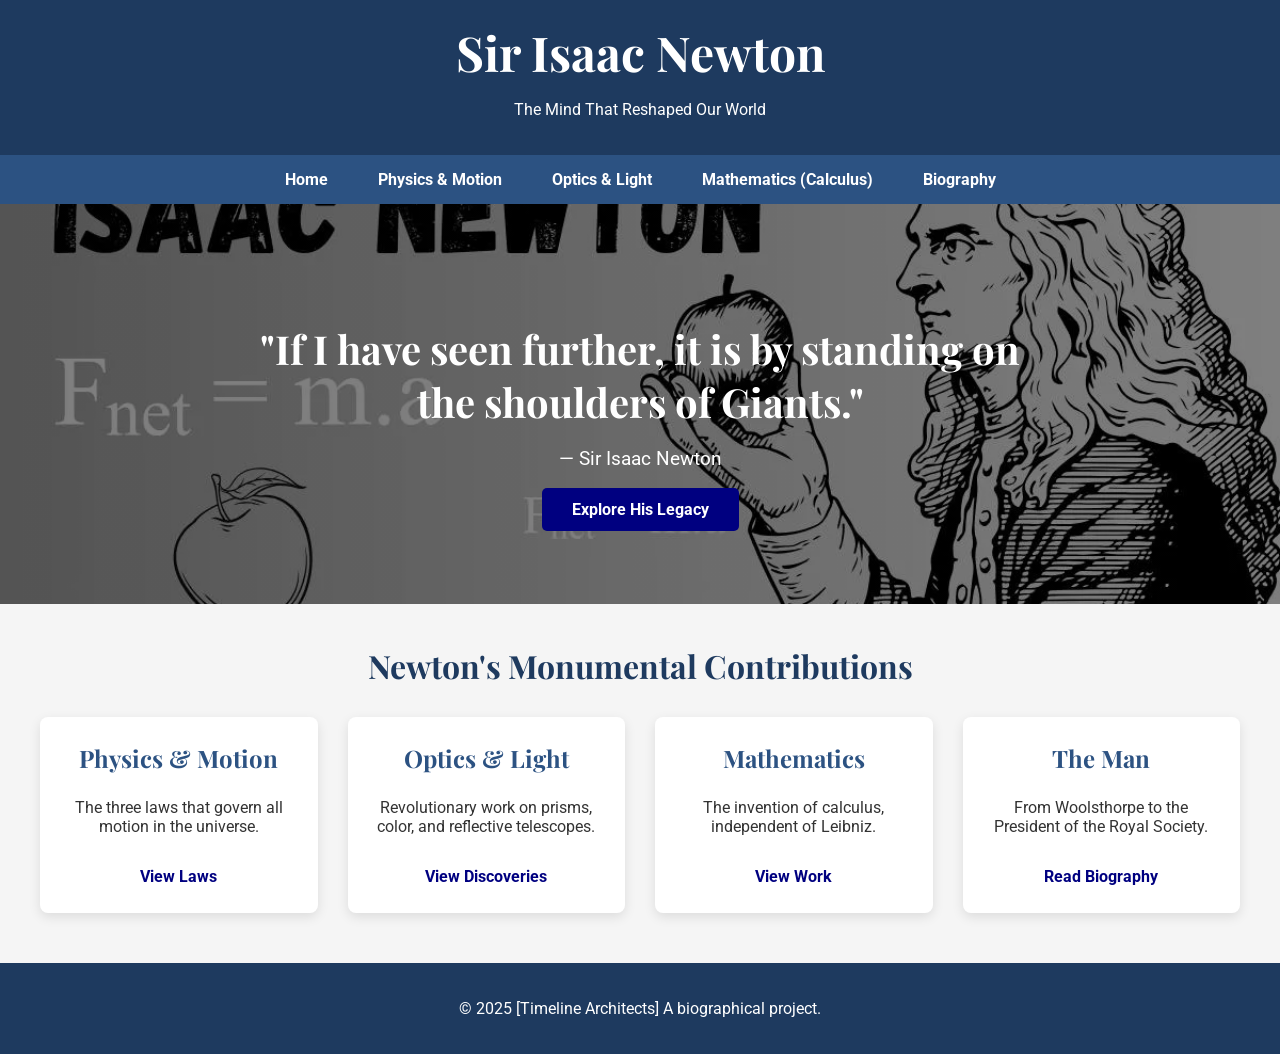
<file: index.html>
<!DOCTYPE html>
<html lang="en">
<head>
    <meta charset="UTF-8">
    <meta name="viewport" content="width=device-width, initial-scale=1.0">
    <title>Sir Isaac Newton - A Life of Discovery</title>
    <link href="https://fonts.googleapis.com/css2?family=Playfair+Display:wght@700&family=Roboto:wght@400;700&display=swap" rel="stylesheet">
    <link rel="stylesheet" href="style.css">
</head>
<body>

    <header>
        <h1>Sir Isaac Newton</h1>
        <p>The Mind That Reshaped Our World</p>
    </header>

    <nav>
        <ul>
            <li><a href="index.html">Home</a></li>
            <li><a href="physics.html">Physics & Motion</a></li>
            <li><a href="optics.html">Optics & Light</a></li>
            <li><a href="math.html">Mathematics (Calculus)</a></li>
            <li><a href="biography.html">Biography</a></li>
        </ul>
    </nav>

    <div class="hero-section">
        <div class="hero-content">
            <h2>"If I have seen further, it is by standing on the shoulders of Giants."</h2>
            <p>— Sir Isaac Newton</p>
            <a href="biography.html" class="cta-button">Explore His Legacy</a>
        </div>
    </div>

    <main class="container">
        <h2 class="section-title">Newton's Monumental Contributions</h2>
        
        <div class="contribution-grid">
            
            <div class="card physics">
                <h3>Physics & Motion</h3>
                <p>The three laws that govern all motion in the universe.</p>
                <a href="physics.html">View Laws</a>
            </div>

            <div class="card optics">
                <h3>Optics & Light</h3>
                <p>Revolutionary work on prisms, color, and reflective telescopes.</p>
                <a href="optics.html">View Discoveries</a>
            </div>

            <div class="card math">
                <h3>Mathematics</h3>
                <p>The invention of calculus, independent of Leibniz.</p>
                <a href="math.html">View Work</a>
            </div>

            <div class="card biography">
                <h3>The Man</h3>
                <p>From Woolsthorpe to the President of the Royal Society.</p>
                <a href="biography.html">Read Biography</a>
            </div>
            
        </div>
    </main>

    <footer>
        <p>&copy; 2025 [Timeline Architects] A biographical project.</p>
    </footer>

</body>
</html>
</file>
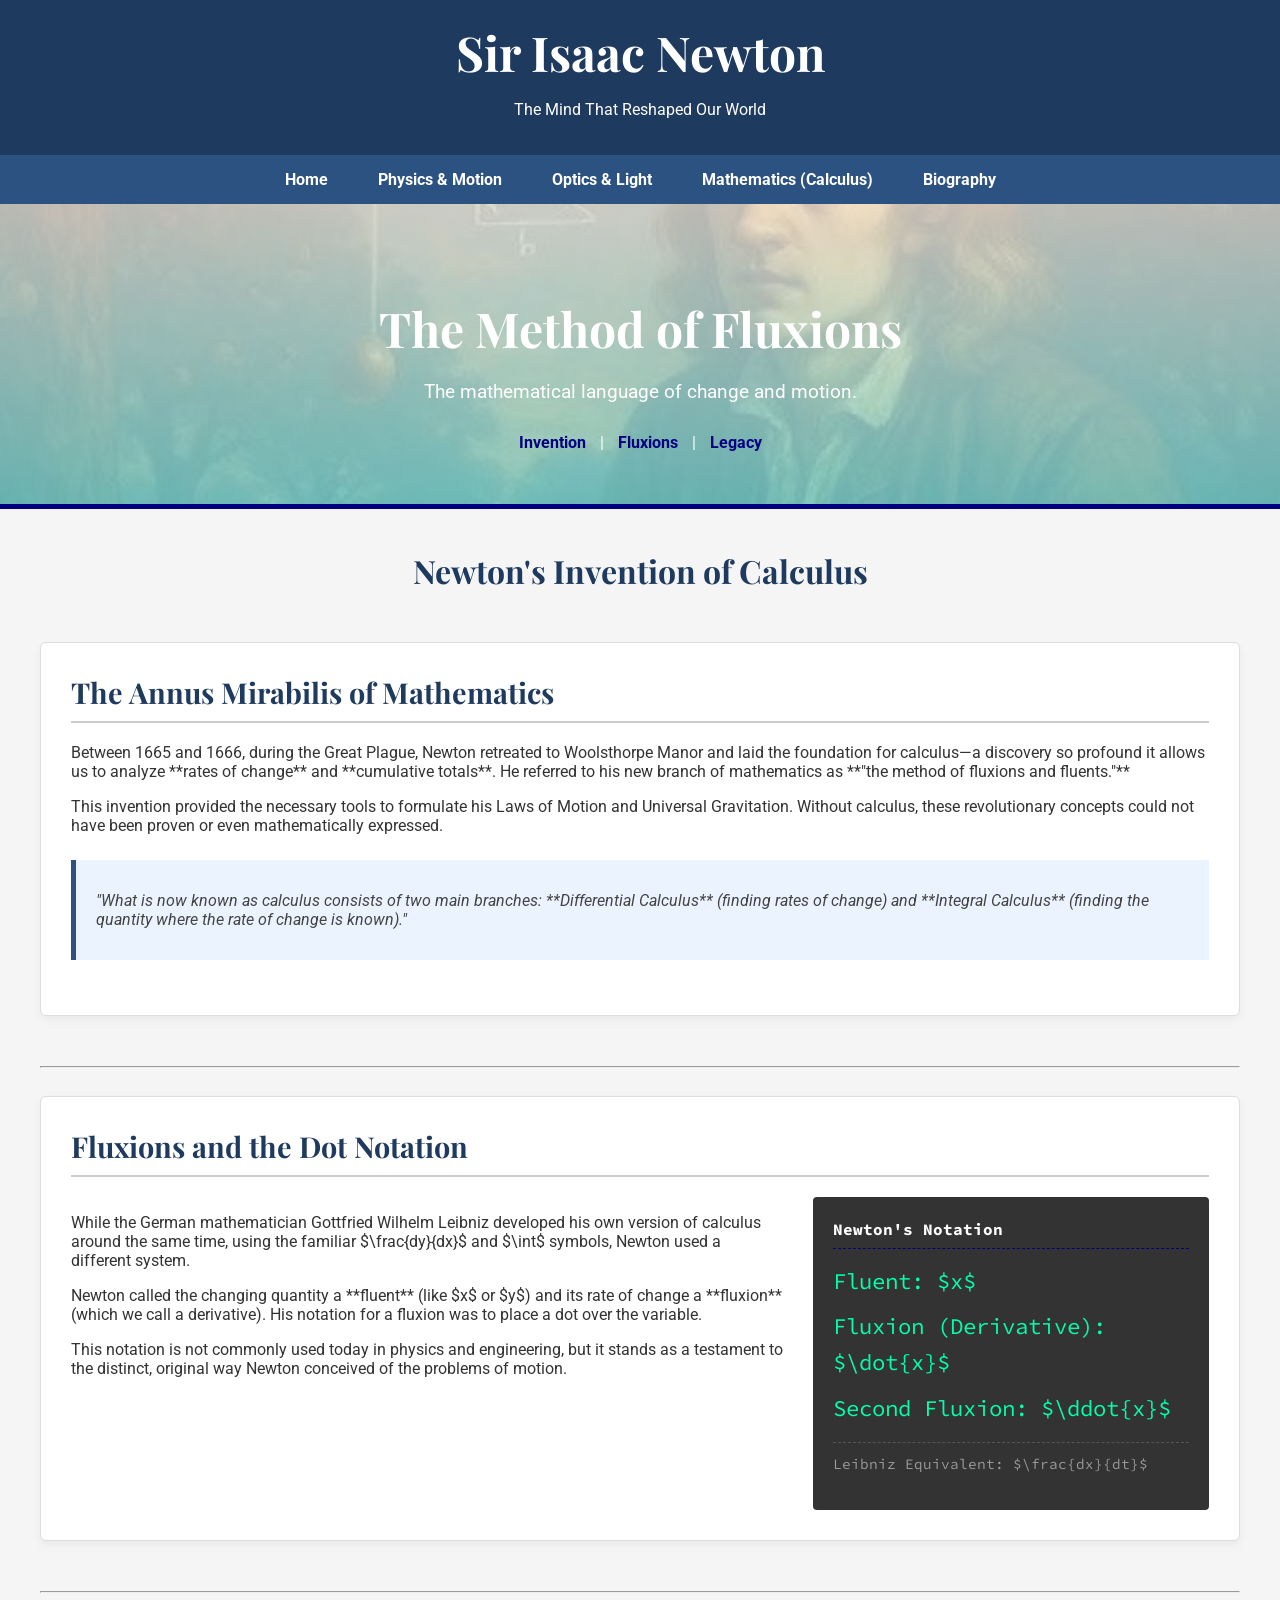
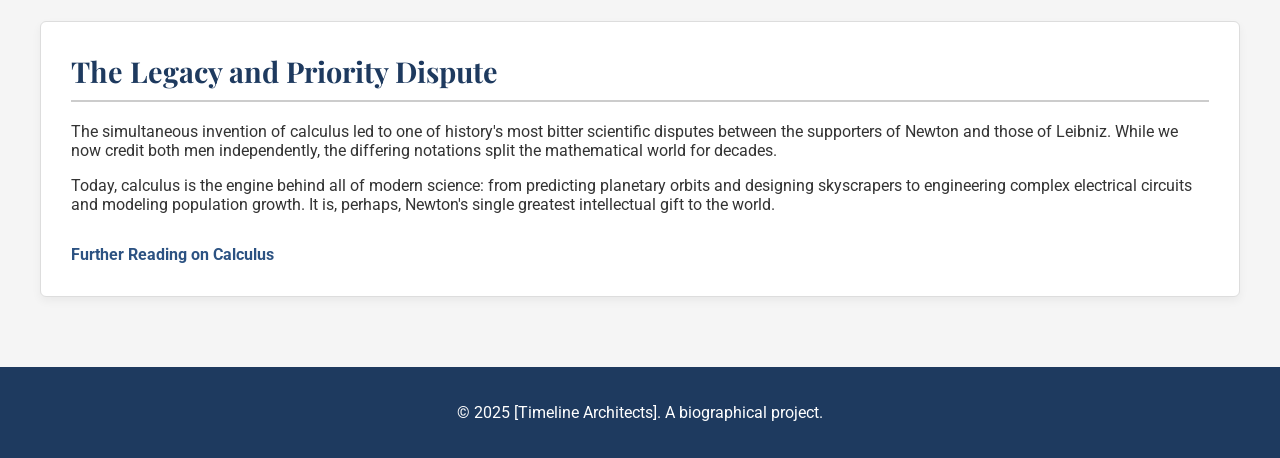
<file: math.html>
<!DOCTYPE html>
<html lang="en">
<head>
    <meta charset="UTF-8">
    <meta name="viewport" content="width=device-width, initial-scale=1.0">
    <title>Mathematics & Calculus - Sir Isaac Newton</title>
    <link href="https://fonts.googleapis.com/css2?family=Playfair+Display:wght@700&family=Roboto:wght@400;700&family=Source+Code+Pro:wght@400;700&display=swap" rel="stylesheet">
    <link rel="stylesheet" href="style.css"> 
    <link rel="stylesheet" href="math.css"> </head>
<body>

    <header>
        <h1>Sir Isaac Newton</h1>
        <p>The Mind That Reshaped Our World</p>
    </header>

    <nav>
        <ul>
            <li><a href="index.html">Home</a></li>
            <li><a href="physics.html">Physics & Motion</a></li>
            <li><a href="optics.html">Optics & Light</a></li>
            <li><a href="math.html">Mathematics (Calculus)</a></li>
            <li><a href="biography.html">Biography</a></li>
        </ul>
    </nav>

    <div class="math-hero">
        <div class="hero-content">
            <h2>The Method of Fluxions</h2>
            <p>The mathematical language of change and motion.</p>
            <div class="anchor-nav">
                <a href="#invention">Invention</a> | 
                <a href="#notation">Fluxions</a> | 
                <a href="#legacy">Legacy</a>
            </div>
        </div>
    </div>

    <main class="container">
        <h2 class="section-title">Newton's Invention of Calculus</h2>

        <section id="invention" class="math-section">
            <div class="math-box">
                <h3>The Annus Mirabilis of Mathematics</h3>
                <p>
                    Between 1665 and 1666, during the Great Plague, Newton retreated to Woolsthorpe Manor and laid the foundation for calculus—a discovery so profound it allows us to analyze **rates of change** and **cumulative totals**. He referred to his new branch of mathematics as **"the method of fluxions and fluents."**
                </p>
                <p>
                    This invention provided the necessary tools to formulate his Laws of Motion and Universal Gravitation. Without calculus, these revolutionary concepts could not have been proven or even mathematically expressed.
                </p>
                <div class="quote-card">
                    <p>
                        "What is now known as calculus consists of two main branches: **Differential Calculus** (finding rates of change) and **Integral Calculus** (finding the quantity where the rate of change is known)."
                    </p>
                </div>
            </div>
        </section>
        
        <hr>

        <section id="notation" class="math-section">
            <div class="math-box with-code">
                <h3>Fluxions and the Dot Notation</h3>
                <div class="content-split">
                    <div class="text-content">
                        <p>
                            While the German mathematician Gottfried Wilhelm Leibniz developed his own version of calculus around the same time, using the familiar $\frac{dy}{dx}$ and $\int$ symbols, Newton used a different system.
                        </p>
                        <p>
                            Newton called the changing quantity a **fluent** (like $x$ or $y$) and its rate of change a **fluxion** (which we call a derivative). His notation for a fluxion was to place a dot over the variable.
                        </p>
                        <p>
                            This notation is not commonly used today in physics and engineering, but it stands as a testament to the distinct, original way Newton conceived of the problems of motion.
                        </p>
                    </div>
                    <div class="code-block">
                        <h4>Newton's Notation</h4>
                        <p class="formula">Fluent: $x$</p>
                        <p class="formula">Fluxion (Derivative): $\dot{x}$</p>
                        <p class="formula">Second Fluxion: $\ddot{x}$</p>
                        <p class="explanation">Leibniz Equivalent: $\frac{dx}{dt}$</p>
                    </div>
                </div>
            </div>
        </section>

        <hr>

        <section id="legacy" class="math-section">
            <div class="math-box">
                <h3>The Legacy and Priority Dispute</h3>
                <p>
                    The simultaneous invention of calculus led to one of history's most bitter scientific disputes between the supporters of Newton and those of Leibniz. While we now credit both men independently, the differing notations split the mathematical world for decades.
                </p>
                <p>
                    Today, calculus is the engine behind all of modern science: from predicting planetary orbits and designing skyscrapers to engineering complex electrical circuits and modeling population growth. It is, perhaps, Newton's single greatest intellectual gift to the world.
                </p>
                <a href="https://en.wikipedia.org/wiki/Calculus" target="_blank" class="read-more-link">Further Reading on Calculus</a>
            </div>
        </section>

    </main>

    <footer>
        <p>&copy; 2025 [Timeline Architects]. A biographical project.</p>
    </footer>

</body>
</html>
</file>
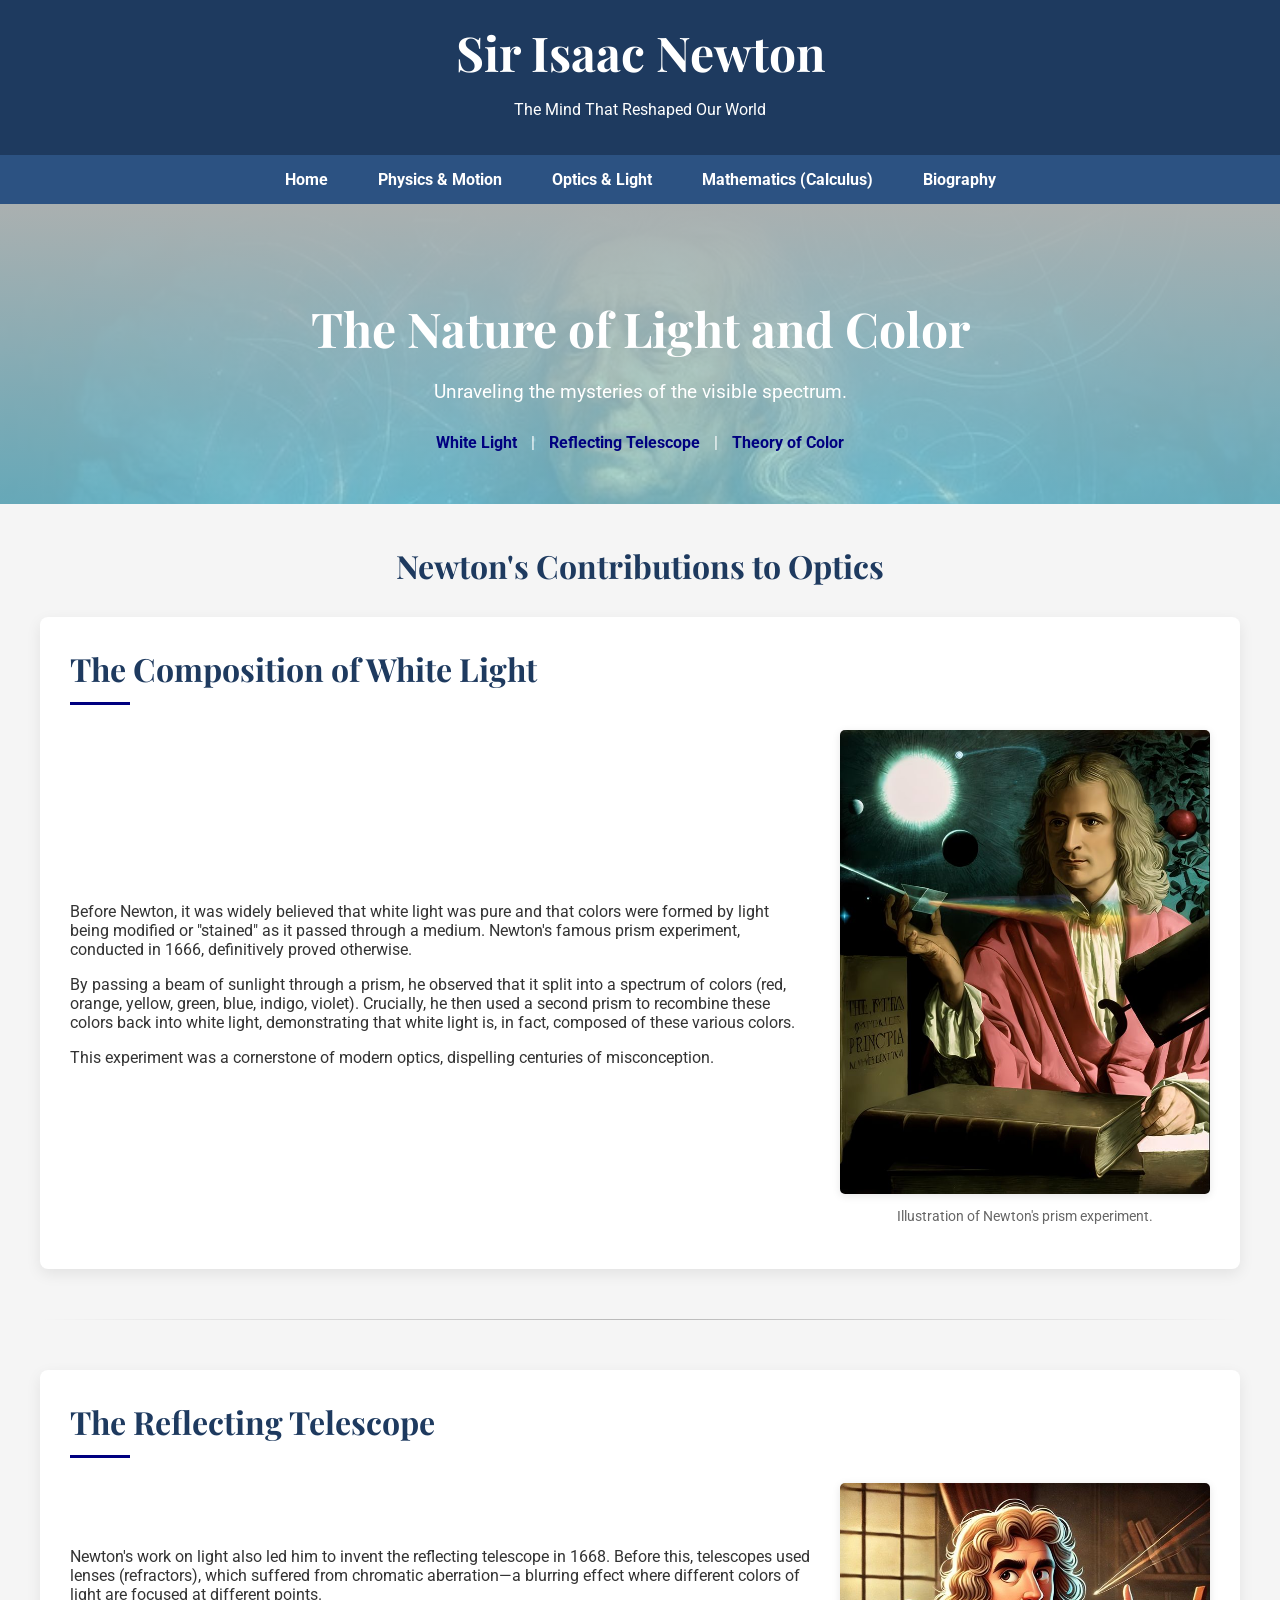
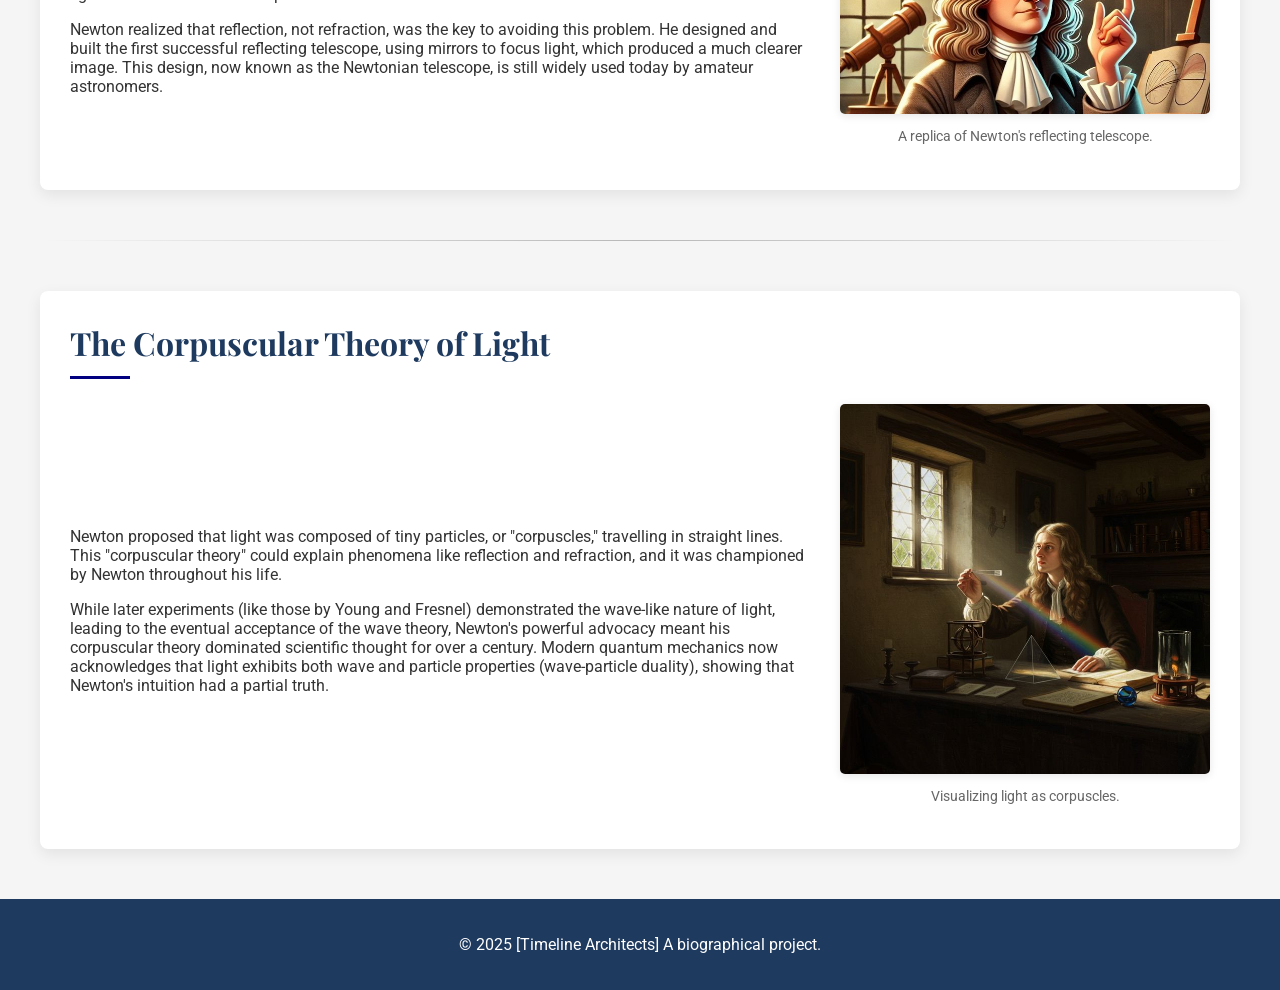
<file: optics.html>
<!DOCTYPE html>
<html lang="en">
<head>
    <meta charset="UTF-8">
    <meta name="viewport" content="width=device-width, initial-scale=1.0">
    <title>Optics & Light - Sir Isaac Newton</title>
    <link href="https://fonts.googleapis.com/css2?family=Playfair+Display:wght@700&family=Roboto:wght@400;700&display=swap" rel="stylesheet">
    <link rel="stylesheet" href="style.css"> 
    <link rel="stylesheet" href="optics.css"> </head>
<body>

    <header>
        <h1>Sir Isaac Newton</h1>
        <p>The Mind That Reshaped Our World</p>
    </header>

    <nav>
        <ul>
            <li><a href="index.html">Home</a></li>
            <li><a href="physics.html">Physics & Motion</a></li>
            <li><a href="optics.html">Optics & Light</a></li>
            <li><a href="math.html">Mathematics (Calculus)</a></li>
            <li><a href="biography.html">Biography</a></li>
        </ul>
    </nav>

    <div class="optics-hero">
        <div class="hero-content">
            <h2>The Nature of Light and Color</h2>
            <p>Unraveling the mysteries of the visible spectrum.</p>
            <div class="anchor-nav">
                <a href="#prism">White Light</a> | 
                <a href="#telescope">Reflecting Telescope</a> | 
                <a href="#theory">Theory of Color</a>
            </div>
        </div>
    </div>

    <main class="container">
        <h2 class="section-title">Newton's Contributions to Optics</h2>

        <section id="prism" class="optics-section">
            <h3>The Composition of White Light</h3>
            <div class="content-with-image">
                <div class="text-content">
                    <p>
                        Before Newton, it was widely believed that white light was pure and that colors were formed by light being modified or "stained" as it passed through a medium. Newton's famous prism experiment, conducted in 1666, definitively proved otherwise.
                    </p>
                    <p>
                        By passing a beam of sunlight through a prism, he observed that it split into a spectrum of colors (red, orange, yellow, green, blue, indigo, violet). Crucially, he then used a second prism to recombine these colors back into white light, demonstrating that white light is, in fact, composed of these various colors.
                    </p>
                    <p>
                        This experiment was a cornerstone of modern optics, dispelling centuries of misconception.
                    </p>
                </div>
                <div class="image-content">
                    <img src="Issac Newton.jpg" alt="Newton's prism experiment" class="optics-image">
                    <p class="image-caption">Illustration of Newton's prism experiment.</p>
                </div>
            </div>
        </section>
        
        <hr>

        <section id="telescope" class="optics-section">
            <h3>The Reflecting Telescope</h3>
            <div class="content-with-image reversed">
                <div class="image-content">
                    <img src="Isaac Newton.jpg" alt="Newton's reflecting telescope" class="optics-image">
                    <p class="image-caption">A replica of Newton's reflecting telescope.</p>
                </div>
                <div class="text-content">
                    <p>
                        Newton's work on light also led him to invent the reflecting telescope in 1668. Before this, telescopes used lenses (refractors), which suffered from chromatic aberration—a blurring effect where different colors of light are focused at different points.
                    </p>
                    <p>
                        Newton realized that reflection, not refraction, was the key to avoiding this problem. He designed and built the first successful reflecting telescope, using mirrors to focus light, which produced a much clearer image. This design, now known as the Newtonian telescope, is still widely used today by amateur astronomers.
                    </p>
                </div>
            </div>
        </section>

        <hr>

        <section id="theory" class="optics-section">
            <h3>The Corpuscular Theory of Light</h3>
            <div class="content-with-image">
                <div class="text-content">
                    <p>
                        Newton proposed that light was composed of tiny particles, or "corpuscles," travelling in straight lines. This "corpuscular theory" could explain phenomena like reflection and refraction, and it was championed by Newton throughout his life.
                    </p>
                    <p>
                        While later experiments (like those by Young and Fresnel) demonstrated the wave-like nature of light, leading to the eventual acceptance of the wave theory, Newton's powerful advocacy meant his corpuscular theory dominated scientific thought for over a century. Modern quantum mechanics now acknowledges that light exhibits both wave and particle properties (wave-particle duality), showing that Newton's intuition had a partial truth.
                    </p>
                </div>
                <div class="image-content">
                    <img src="Issac Newton's Plague Holiday and the Mystery of Light.jpg" alt="Illustration of light as particles" class="optics-image">
                    <p class="image-caption">Visualizing light as corpuscles.</p>
                </div>
            </div>
        </section>

    </main>

    <footer>
        <p>&copy; 2025 [Timeline Architects] A biographical project.</p>
    </footer>

</body>
</html>
</file>
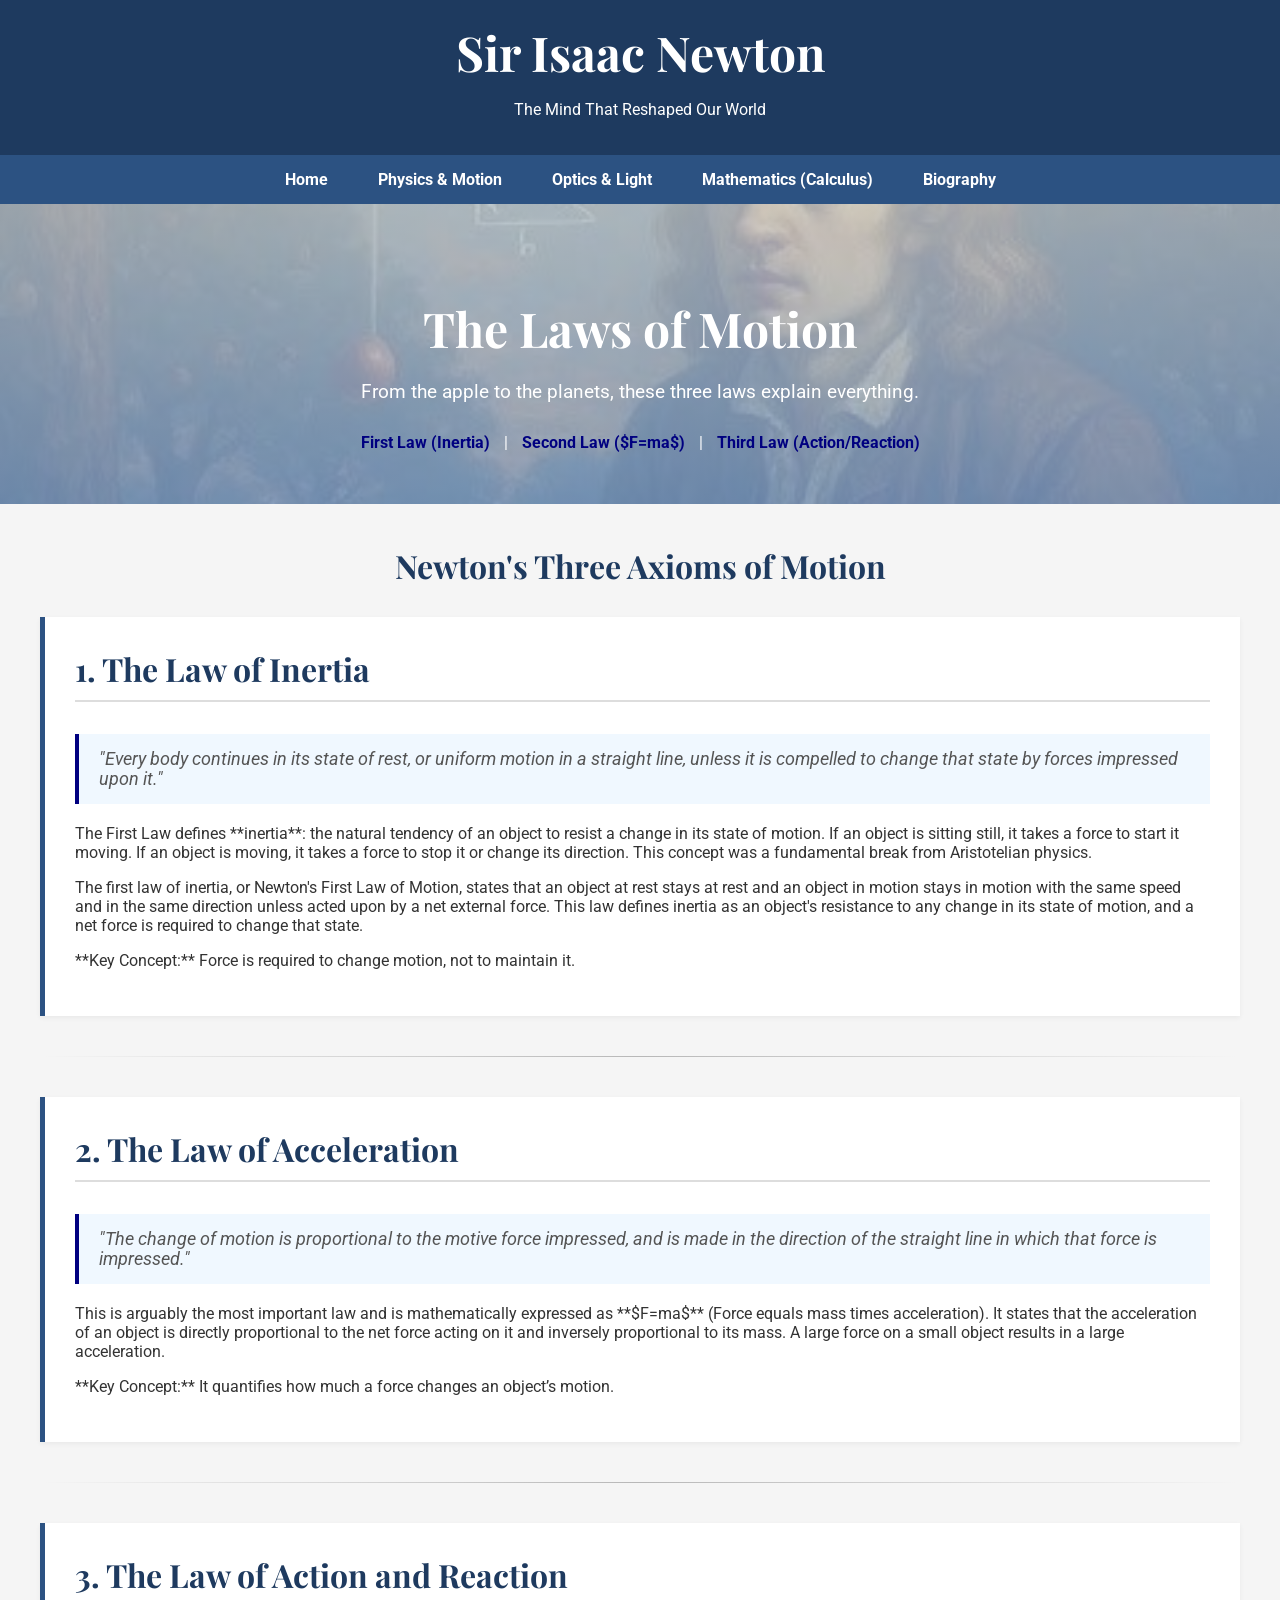
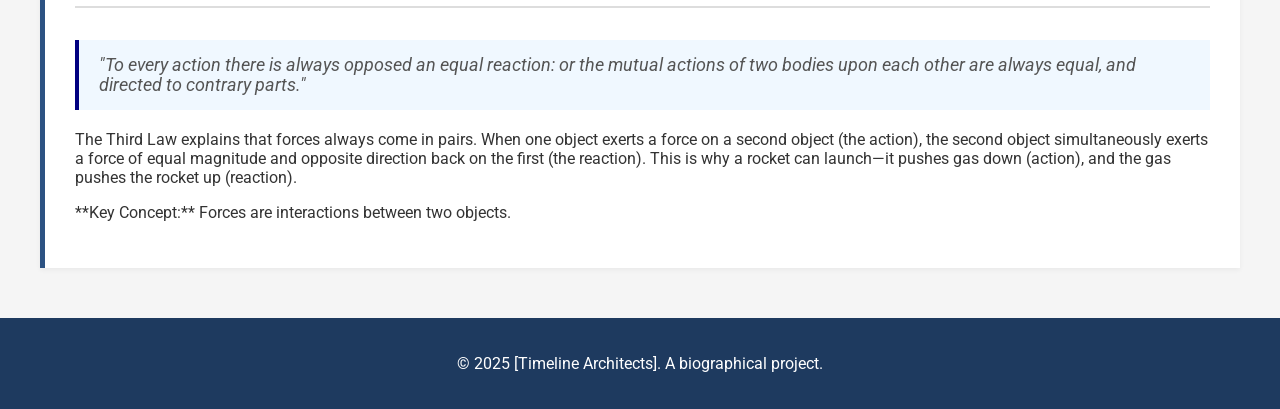
<file: physics.html>
<!DOCTYPE html>
<html lang="en">
<head>
    <meta charset="UTF-8">
    <meta name="viewport" content="width=device-width, initial-scale=1.0">
    <title>Physics & Motion - Sir Isaac Newton</title>
    <link href="https://fonts.googleapis.com/css2?family=Playfair+Display:wght@700&family=Roboto:wght@400;700&display=swap" rel="stylesheet">
    <link rel="stylesheet" href="style.css"> 
    <link rel="stylesheet" href="physics.css"> </head>
<body>

    <header>
        <h1>Sir Isaac Newton</h1>
        <p>The Mind That Reshaped Our World</p>
    </header>

    <nav>
        <ul>
            <li><a href="index.html">Home</a></li>
            <li><a href="physics.html">Physics & Motion</a></li>
            <li><a href="optics.html">Optics & Light</a></li>
            <li><a href="math.html">Mathematics (Calculus)</a></li>
            <li><a href="biography.html">Biography</a></li>
        </ul>
    </nav>

    <div class="physics-hero">
        <div class="hero-content">
            <h2>The Laws of Motion</h2>
            <p>From the apple to the planets, these three laws explain everything.</p>
            <div class="anchor-nav">
                <a href="#law1">First Law (Inertia)</a> | 
                <a href="#law2">Second Law ($F=ma$)</a> | 
                <a href="#law3">Third Law (Action/Reaction)</a>
            </div>
        </div>
    </div>

    <main class="container">
        <h2 class="section-title">Newton's Three Axioms of Motion</h2>

        <section id="law1" class="law-section">
            <h3>1. The Law of Inertia</h3>
            <blockquote class="law-quote">
                "Every body continues in its state of rest, or uniform motion in a straight line, unless it is compelled to change that state by forces impressed upon it."
            </blockquote>
            <p>
                The First Law defines **inertia**: the natural tendency of an object to resist a change in its state of motion. If an object is sitting still, it takes a force to start it moving. If an object is moving, it takes a force to stop it or change its direction. This concept was a fundamental break from Aristotelian physics.
            </p>
            <p>
                The first law of inertia, or Newton's First Law of Motion, states that an object at rest stays at rest and an object in motion stays in motion with the same speed and in the same direction unless acted upon by a net external force. This law defines inertia as an object's resistance to any change in its state of motion, and a net force is required to change that state.
            </p>
            <p>
                **Key Concept:** Force is required to change motion, not to maintain it.
            </p>
        </section>
        
        <hr> <section id="law2" class="law-section">
            <h3>2. The Law of Acceleration</h3>
            <blockquote class="law-quote">
                "The change of motion is proportional to the motive force impressed, and is made in the direction of the straight line in which that force is impressed."
            </blockquote>
            <p>
                This is arguably the most important law and is mathematically expressed as **$F=ma$** (Force equals mass times acceleration). It states that the acceleration of an object is directly proportional to the net force acting on it and inversely proportional to its mass. A large force on a small object results in a large acceleration.
            </p>
            <p>
                **Key Concept:** It quantifies how much a force changes an object’s motion.
            </p>
        </section>

        <hr>

        <section id="law3" class="law-section">
            <h3>3. The Law of Action and Reaction</h3>
            <blockquote class="law-quote">
                "To every action there is always opposed an equal reaction: or the mutual actions of two bodies upon each other are always equal, and directed to contrary parts."
            </blockquote>
            <p>
                The Third Law explains that forces always come in pairs. When one object exerts a force on a second object (the action), the second object simultaneously exerts a force of equal magnitude and opposite direction back on the first (the reaction). This is why a rocket can launch—it pushes gas down (action), and the gas pushes the rocket up (reaction).
            </p>
            <p>
                **Key Concept:** Forces are interactions between two objects.
            </p>
        </section>

    </main>

    <footer>
        <p>&copy; 2025 [Timeline Architects]. A biographical project.</p>
    </footer>

</body>

</html>
</file>
<file: style.css>
/* style.css - OUTSTANDING VERSION */

/* Variables for easy color changes */
:root {
    --primary-dark: #1e3a5f; /* Deep Scholarly Blue */
    --secondary-blue: #2c5282;
    --accent-orange: navy; /* Highlight Color */
    --light-bg: #f5f5f5;
    --text-color: #333;
}

body {
    font-family: 'Roboto', sans-serif; /* Modern, clean font */
    margin: 0;
    padding: 0;
    background-color: var(--light-bg);
    color: var(--text-color);
}

/* --- HEADER AND NAVIGATION --- */

header {
    background-color: var(--primary-dark);
    color: white;
    padding: 20px 0;
    text-align: center;
}

header h1 {
    font-family: 'Playfair Display', serif; /* Elegant heading font */
    margin: 0;
    font-size: 3em;
}

nav {
    background-color: var(--secondary-blue);
}

nav ul {
    list-style: none;
    padding: 0;
    margin: 0;
    display: flex;
    justify-content: center; /* Center the navigation links */
}

nav a {
    display: block;
    padding: 15px 25px;
    color: white;
    text-decoration: none;
    font-weight: 700;
    transition: background-color 0.3s;
}

nav a:hover {
    background-color: var(--accent-orange);
}

/* --- HERO SECTION STYLING --- */

.hero-section {
    background: linear-gradient(rgba(0, 0, 0, 0.5), rgba(0, 0, 0, 0.5)), url('IsaacNewton-OrchidsInternational.webp') no-repeat center center;
    /* 🚨 IMPORTANT: Replace 'newton_bg.jpg' with a large, high-resolution image of Newton 
    or a galaxy/study/apple tree image. It must be in the same folder!
    */
    background-size: cover;
    height: 400px; /* Set a fixed height */
    display: flex;
    align-items: center;
    justify-content: center;
    color: white;
    text-align: center;
    padding: 0 20px;
}

.hero-content h2 {
    font-family: 'Playfair Display', serif;
    font-size: 2.5em;
    max-width: 800px;
    margin-bottom: 10px;
}

.hero-content p {
    font-size: 1.2em;
    margin-bottom: 30px;
}

.cta-button {
    background-color: var(--accent-orange);
    color: white;
    padding: 12px 30px;
    text-decoration: none;
    font-weight: 700;
    border-radius: 5px;
    transition: background-color 0.3s;
}

.cta-button:hover {
    background-color: #d86910; /* Darker orange on hover */
}

/* --- MAIN CONTENT AND CARD GRID --- */

.container {
    max-width: 1200px;
    margin: 40px auto;
    padding: 0 20px;
}

.section-title {
    font-family: 'Playfair Display', serif;
    text-align: center;
    font-size: 2em;
    margin-bottom: 30px;
    color: var(--primary-dark);
}

.contribution-grid {
    display: grid;
    /* A responsive grid: 4 columns on large screens, 2 on medium, 1 on small */
    grid-template-columns: repeat(auto-fit, minmax(250px, 1fr));
    gap: 30px;
}

.card {
    background-color: white;
    padding: 25px;
    border-radius: 8px;
    box-shadow: 0 4px 12px rgba(0, 0, 0, 0.1);
    text-align: center;
    transition: transform 0.3s, box-shadow 0.3s;
}

.card:hover {
    transform: translateY(-5px); /* Lift effect on hover */
    box-shadow: 0 8px 20px rgba(0, 0, 0, 0.15);
}

.card h3 {
    color: var(--secondary-blue);
    font-family: 'Playfair Display', serif;
    font-size: 1.5em;
    margin-top: 0;
}

.card a {
    display: inline-block;
    margin-top: 15px;
    color: var(--accent-orange);
    text-decoration: none;
    font-weight: 700;
    border-bottom: 2px solid transparent;
    transition: border-bottom 0.3s;
}

.card a:hover {
    border-bottom: 2px solid var(--accent-orange);
}

/* --- FOOTER --- */
footer {
    text-align: center;
    padding: 20px;
    background-color: var(--primary-dark);
    color: white;
    margin-top: 50px;
}
</file>
<file: math.css>
/* math.css */

/* --- IMPORT A MATH-SPECIFIC FONT --- */
/* Source Code Pro is used for formulas and code-like elements */

/* --- MATH HERO SECTION --- */

.math-hero {
    /* Use a background image specific to mathematics, charts, or diagrams */
    background: linear-gradient(rgba(255, 254, 254, 0.7), rgba(135, 244, 248, 0.7)), url('Isaac Newton_ El genio solitario que descifró el universo.jpg') no-repeat center center;
    /* 🚨 ACTION: Replace 'math_diagram.jpg' with a high-res image of mathematical formulas or a graph */
    background-size: cover;
    height: 300px; 
    display: flex;
    align-items: center;
    justify-content: center;
    color: white;
    text-align: center;
    padding: 0 20px;
    border-bottom: 5px solid var(--accent-orange); /* Sharp border for emphasis */
}

.math-hero h2 {
    font-size: 3em;
    margin-bottom: 10px;
    font-family: 'Playfair Display', serif;
}

.math-hero .anchor-nav a {
    color: var(--accent-orange);
    text-decoration: none;
    font-weight: bold;
    margin: 0 10px;
    transition: color 0.3s;
}

.math-hero .anchor-nav a:hover {
    color: white;
    text-decoration: underline;
}

/* --- MATH SECTION STYLING --- */

.math-section {
    padding: 20px 0;
    margin-bottom: 30px;
}

.math-box {
    background-color: white;
    padding: 30px;
    border-radius: 6px;
    border: 1px solid #ddd;
    box-shadow: 0 4px 10px rgba(0, 0, 0, 0.05);
}

.math-box h3 {
    color: var(--primary-dark);
    font-family: 'Playfair Display', serif;
    font-size: 1.8em;
    margin-top: 0;
    border-bottom: 2px solid #ccc;
    padding-bottom: 10px;
    margin-bottom: 20px;
}

/* Quote card with analytical background */
.quote-card {
    background-color: #eaf3ff; /* Light, cool blue */
    border-left: 5px solid var(--secondary-blue);
    padding: 15px 20px;
    margin: 25px 0;
    font-style: italic;
    color: #444;
}

/* --- FLUXION NOTATION / CODE BLOCK STYLING --- */

.content-split {
    display: flex;
    gap: 30px;
    flex-wrap: wrap;
}

.content-split .text-content {
    flex: 2;
    min-width: 300px;
}

.code-block {
    flex: 1;
    min-width: 250px;
    background-color: #333; /* Dark background for code/formula */
    color: #00ffaa; /* Neon green text for a "terminal" look */
    padding: 20px;
    border-radius: 4px;
    font-family: 'Source Code Pro', monospace;
    line-height: 1.6;
}

.code-block h4 {
    color: white;
    border-bottom: 1px dashed var(--accent-orange);
    padding-bottom: 5px;
    margin-top: 0;
    margin-bottom: 15px;
}

.formula {
    font-size: 1.4em;
    margin: 10px 0;
}

.explanation {
    font-size: 0.9em;
    color: #999;
    margin-top: 15px;
    padding-top: 10px;
    border-top: 1px dashed #555;
}

/* General Link Style */
.read-more-link {
    display: inline-block;
    margin-top: 15px;
    color: var(--secondary-blue);
    text-decoration: none;
    font-weight: bold;
    border-bottom: 2px solid transparent;
    transition: border-bottom 0.3s;
}

.read-more-link:hover {
    border-bottom: 2px solid var(--accent-orange);
}
</file>
<file: optics.css>
/* optics.css */

/* --- OPTICS HERO SECTION --- */

.optics-hero {
    /* Use a background image specific to light, prisms, or a spectrum */
    background: linear-gradient(rgb(170, 176, 176), rgba(144, 232, 250, 0.7)), url('“Newton’s Enlightenment — The Apple’s Secret Power”.jpg') no-repeat center center;
    /* 🚨 ACTION: Replace 'spectrum_bg.jpg' with a high-res image of light spectrum, a prism, or a rainbow */
    background-size: cover;
    height: 300px; 
    display: flex;
    align-items: center;
    justify-content: center;
    color: white;
    text-align: center;
    padding: 0 20px;
}

.optics-hero h2 {
    font-size: 3em;
    margin-bottom: 10px;
    font-family: 'Playfair Display', serif;
}

.optics-hero .anchor-nav a {
    color: var(--accent-orange);
    text-decoration: none;
    font-weight: bold;
    margin: 0 10px;
    transition: color 0.3s;
}

.optics-hero .anchor-nav a:hover {
    color: white;
    text-decoration: underline;
}

/* --- OPTICS SECTION STYLING --- */

.optics-section {
    padding: 30px;
    margin-bottom: 40px;
    background-color: white;
    border-radius: 8px;
    box-shadow: 0 5px 15px rgba(0, 0, 0, 0.08); /* Stronger shadow for depth */
}

.optics-section h3 {
    color: var(--primary-dark);
    font-family: 'Playfair Display', serif;
    font-size: 2em;
    margin-top: 0;
    margin-bottom: 25px;
    position: relative;
    padding-bottom: 15px;
}

/* Underline effect for H3 */
.optics-section h3::after {
    content: '';
    position: absolute;
    left: 0;
    bottom: 0;
    width: 60px; /* Short, prominent underline */
    height: 3px;
    background-color: var(--accent-orange);
}

/* --- IMAGE AND TEXT LAYOUT --- */

.content-with-image {
    display: flex;
    flex-wrap: wrap; /* Allows wrapping on smaller screens */
    align-items: center; /* Vertically centers content */
    gap: 30px; /* Space between text and image */
}

.text-content {
    flex: 2; /* Takes up more space than the image */
    min-width: 300px; /* Ensures text block doesn't get too small */
}

.image-content {
    flex: 1; /* Takes up less space than the text */
    min-width: 200px; /* Ensures image block doesn't get too small */
    text-align: center;
}

.optics-image {
    max-width: 100%;
    height: auto;
    border-radius: 5px;
    box-shadow: 0 2px 8px rgba(0, 0, 0, 0.1);
}

.image-caption {
    font-size: 0.9em;
    color: #666;
    margin-top: 10px;
}

/* Reverse layout for alternating sections */
.content-with-image.reversed {
    flex-direction: row-reverse;
}

/* Horizontal rule separator - reused from physics.css logic but can be customized here */
hr {
    border: 0;
    height: 1px;
    background-image: linear-gradient(to right, rgba(0, 0, 0, 0), rgba(0, 0, 0, 0.25), rgba(0, 0, 0, 0));
    margin: 50px 0;
}

/* --- RESPONSIVENESS --- */
@media (max-width: 768px) {
    .content-with-image,
    .content-with-image.reversed {
        flex-direction: column; /* Stacks text and image vertically on small screens */
    }
}
</file>
<file: physics.css>
/* physics.css */

/* --- PHYSICS HERO SECTION --- */

.physics-hero {
    /* Use a background image specific to physics/gravity */
    background: linear-gradient(rgba(208, 223, 242, 0.7), rgba(141, 183, 239, 0.7)), url('Isaac Newton_ El genio solitario que descifró el universo.jpg') no-repeat center center;
    /* 🚨 ACTION: Replace 'apple.jpg' with a high-res image of an apple falling or a galaxy/planetary motion diagram */
    background-size: cover;
    height: 300px; /* Slightly shorter than the homepage hero */
    display: flex;
    align-items: center;
    justify-content: center;
    color: white;
    text-align: center;
    padding: 0 20px;
}

.physics-hero h2 {
    font-size: 3em;
    margin-bottom: 10px;
    font-family: 'Playfair Display', serif;
}

.anchor-nav a {
    color: var(--accent-orange); /* Uses the accent color from style.css */
    text-decoration: none;
    font-weight: bold;
    margin: 0 10px;
    transition: color 0.3s;
}

.anchor-nav a:hover {
    color: white;
    text-decoration: underline;
}

/* --- LAW SECTION STYLING --- */

.law-section {
    padding: 30px;
    margin-bottom: 30px;
    border-left: 5px solid var(--secondary-blue); /* A prominent border for distinction */
    background-color: white;
    box-shadow: 0 2px 5px rgba(0, 0, 0, 0.05);
}

.law-section h3 {
    color: var(--primary-dark);
    font-family: 'Playfair Display', serif;
    font-size: 2em;
    margin-top: 0;
    border-bottom: 2px solid #ddd;
    padding-bottom: 10px;
}

/* Blockquote for the direct Law quote */
.law-quote {
    background-color: #f0f8ff; /* Very light blue background */
    border-left: 4px solid var(--accent-orange);
    padding: 15px 20px;
    margin: 20px 0;
    font-style: italic;
    font-size: 1.1em;
    color: #555;
}

/* Horizontal rule separator */
hr {
    border: 0;
    height: 1px;
    background-image: linear-gradient(to right, rgba(0, 0, 0, 0), rgba(0, 0, 0, 0.25), rgba(0, 0, 0, 0));
    margin: 40px 0;
}
</file>
